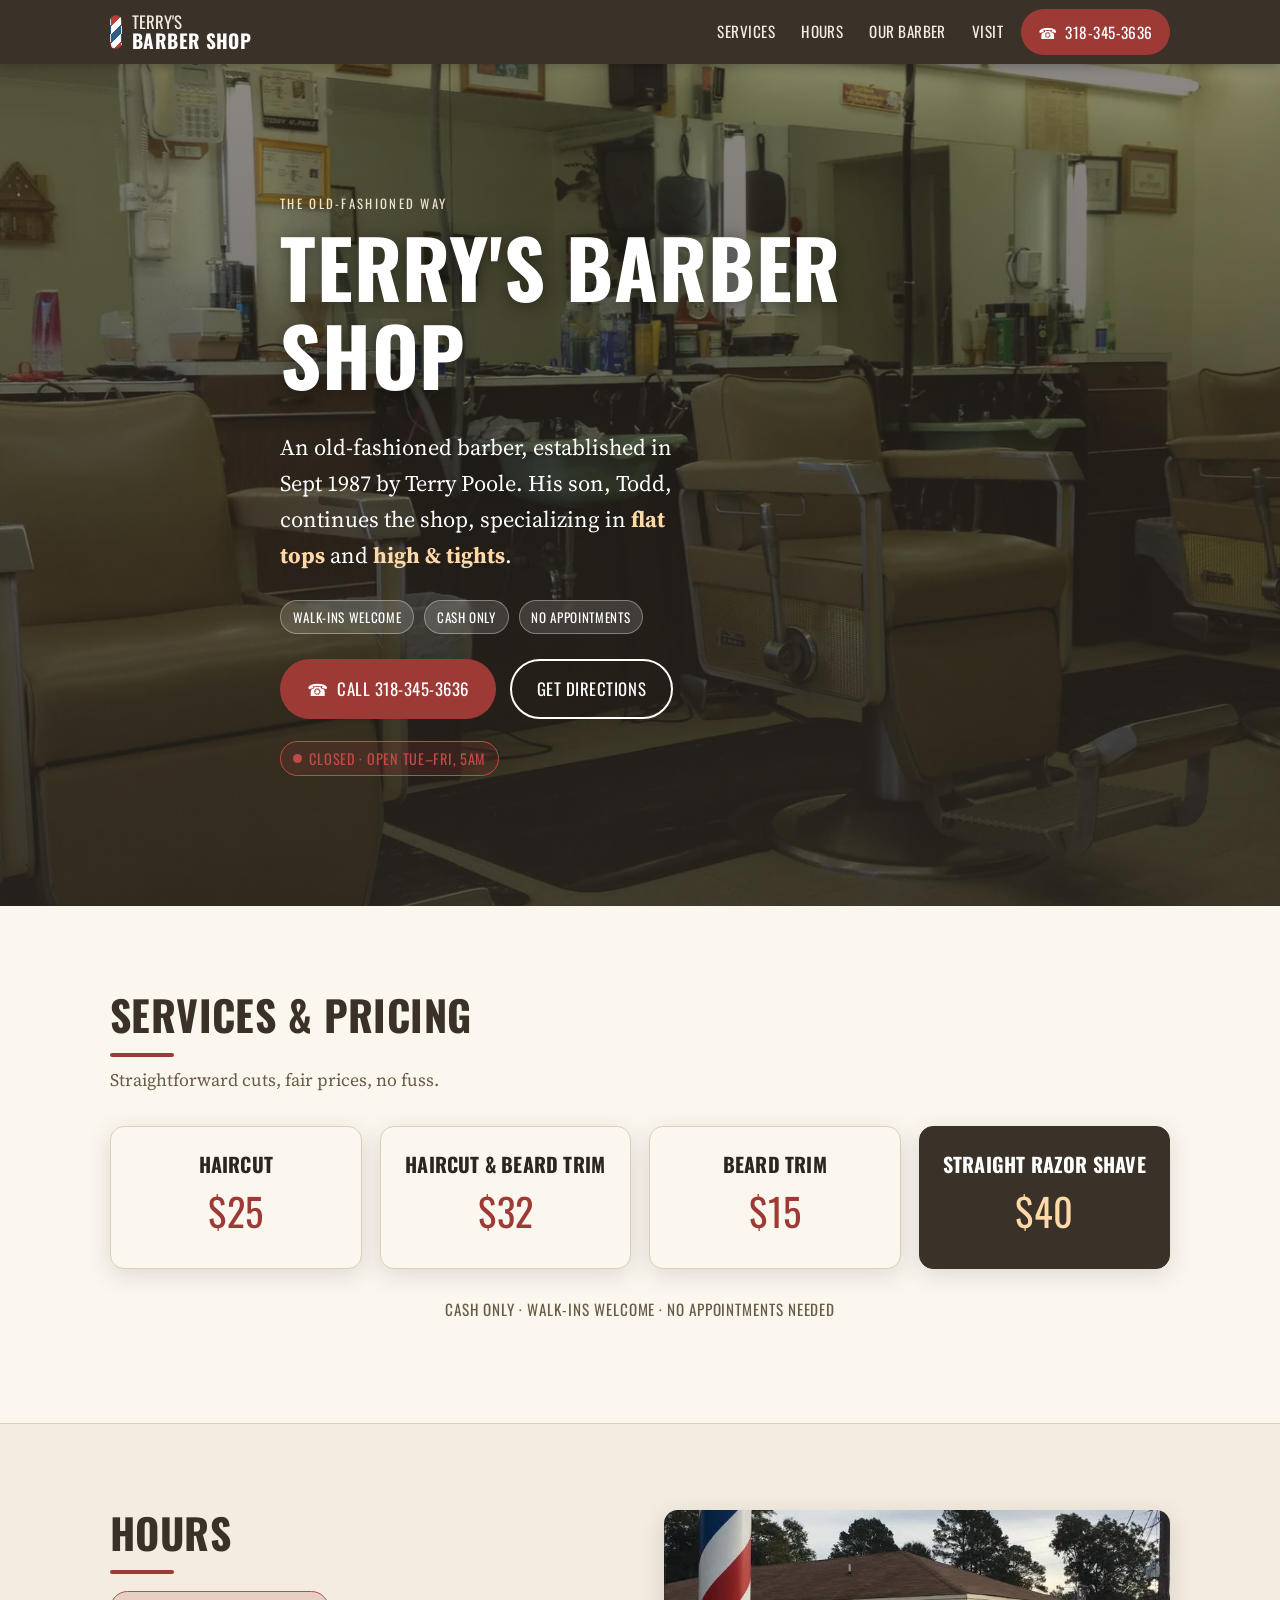
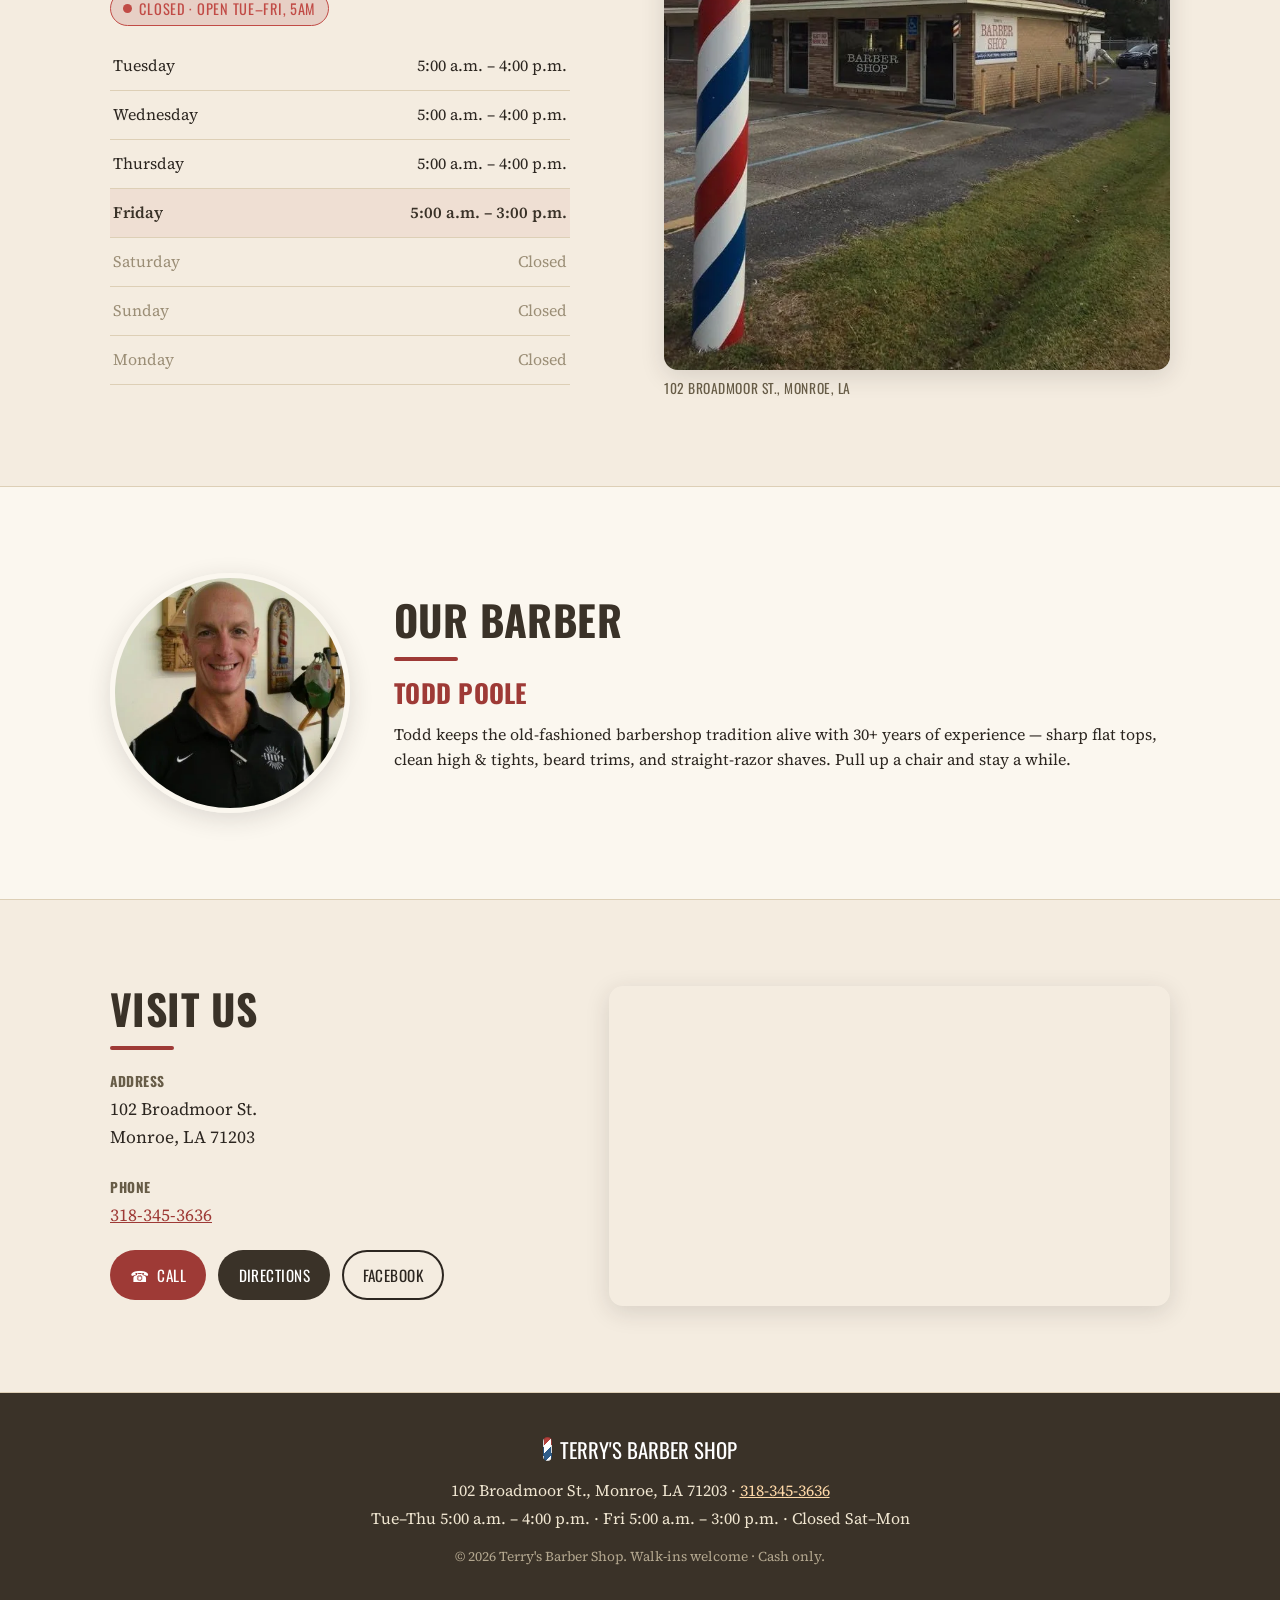
<file: index.html>
<!DOCTYPE html>
<html lang="en">
<head>
  <meta charset="utf-8">
  <meta name="viewport" content="width=device-width, initial-scale=1">
  <title>Terry's Barber Shop | Old-Fashioned Barber in Monroe, LA</title>
  <meta name="description" content="Terry's Barber Shop in Monroe, LA — an old-fashioned barber shop specializing in flat tops and high and tights. Walk-ins welcome, cash only. Tue–Thu 5am–4pm, Fri 5am–3pm. Call 318-345-3636.">
  <meta name="theme-color" content="#3a3228">
  <link rel="canonical" href="https://www.terrys-barbershop.com/">

  <!-- Open Graph / social sharing -->
  <meta property="og:type" content="business.business">
  <meta property="og:title" content="Terry's Barber Shop — Monroe, LA">
  <meta property="og:description" content="An old-fashioned barber shop specializing in flat tops and high & tights. Walk-ins welcome, cash only.">
  <meta property="og:image" content="https://www.terrys-barbershop.com/assets/img/exterior.jpg">
  <meta property="og:url" content="https://www.terrys-barbershop.com/">
  <meta name="twitter:card" content="summary_large_image">

  <link rel="icon" href="/favicon.ico" sizes="32x32">
  <link rel="icon" href="assets/favicon.svg" type="image/svg+xml">
  <link rel="icon" href="assets/favicon-32.png" type="image/png" sizes="32x32">
  <link rel="apple-touch-icon" href="assets/apple-touch-icon.png">
  <link rel="preconnect" href="https://fonts.googleapis.com">
  <link rel="preconnect" href="https://fonts.gstatic.com" crossorigin>
  <link rel="stylesheet" href="https://fonts.googleapis.com/css2?family=Oswald:wght@500;600;700&family=Source+Serif+4:opsz,wght@8..60,400;8..60,600&display=swap">
  <link rel="stylesheet" href="assets/css/styles.css">

  <!-- Local business structured data for Google -->
  <script type="application/ld+json">
  {
    "@context": "https://schema.org",
    "@type": "HairSalon",
    "name": "Terry's Barber Shop",
    "image": "https://www.terrys-barbershop.com/assets/img/exterior.jpg",
    "description": "An old-fashioned barber shop specializing in flat tops and high and tights. Walk-ins welcome, cash only.",
    "telephone": "+1-318-345-3636",
    "url": "https://www.terrys-barbershop.com/",
    "sameAs": ["https://www.facebook.com/share/1BQECfrvqx/?mibextid=wwXIfr"],
    "paymentAccepted": "Cash",
    "currenciesAccepted": "USD",
    "address": {
      "@type": "PostalAddress",
      "streetAddress": "102 Broadmoor St.",
      "addressLocality": "Monroe",
      "addressRegion": "LA",
      "postalCode": "71203",
      "addressCountry": "US"
    },
    "openingHoursSpecification": [
      {
        "@type": "OpeningHoursSpecification",
        "dayOfWeek": ["Tuesday", "Wednesday", "Thursday"],
        "opens": "05:00",
        "closes": "16:00"
      },
      {
        "@type": "OpeningHoursSpecification",
        "dayOfWeek": "Friday",
        "opens": "05:00",
        "closes": "15:00"
      }
    ],
    "priceRange": "$$"
  }
  </script>
</head>
<body>
  <a class="skip-link" href="#main">Skip to content</a>

  <header class="site-header" id="top">
    <div class="wrap header-inner">
      <a class="brand" href="#top" aria-label="Terry's Barber Shop home">
        <span class="brand-pole" aria-hidden="true"></span>
        <span class="brand-text">Terry's<strong>Barber Shop</strong></span>
      </a>

      <nav class="nav" aria-label="Primary">
        <button class="nav-toggle" aria-expanded="false" aria-controls="nav-menu">
          <span class="nav-toggle-bar" aria-hidden="true"></span>
          <span class="sr-only">Menu</span>
        </button>
        <ul class="nav-menu" id="nav-menu">
          <li><a href="#services">Services</a></li>
          <li><a href="#hours">Hours</a></li>
          <li><a href="#barber">Our Barber</a></li>
          <li><a href="#visit">Visit</a></li>
        </ul>
      </nav>

      <a class="btn btn-call header-call" href="tel:+13183453636">
        <span aria-hidden="true">&#9742;</span> 318-345-3636
      </a>
    </div>
  </header>

  <main id="main">
    <!-- Hero -->
    <section class="hero" aria-labelledby="hero-title">
      <picture class="hero-bg">
        <source srcset="assets/img/interior.webp" type="image/webp">
        <img src="assets/img/interior.jpg" alt="Inside Terry's Barber Shop, with classic vintage barber chairs" loading="eager" fetchpriority="high">
      </picture>
      <div class="hero-overlay"></div>
      <div class="wrap hero-content">
        <p class="eyebrow">The old-fashioned way</p>
        <h1 id="hero-title">Terry's Barber Shop</h1>
        <p class="lead">An old-fashioned barber, established in Sept&nbsp;1987 by Terry Poole. His son, Todd, continues the shop, specializing in <strong>flat tops</strong> and <strong>high &amp; tights</strong>.</p>
        <p class="badges">
          <span class="badge">Walk-ins welcome</span>
          <span class="badge">Cash only</span>
          <span class="badge">No appointments</span>
        </p>
        <div class="hero-actions">
          <a class="btn btn-call btn-lg" href="tel:+13183453636"><span aria-hidden="true">&#9742;</span> Call 318-345-3636</a>
          <a class="btn btn-ghost btn-lg" href="#visit">Get directions</a>
        </div>
        <p class="hero-status" data-open-status hidden></p>
      </div>
    </section>

    <!-- Services & pricing -->
    <section class="section" id="services" aria-labelledby="services-title">
      <div class="wrap">
        <h2 class="section-title" id="services-title">Services &amp; Pricing</h2>
        <p class="section-sub">Straightforward cuts, fair prices, no fuss.</p>
        <ul class="price-grid">
          <li class="price-card">
            <h3>Haircut</h3>
            <p class="price">$25</p>
          </li>
          <li class="price-card">
            <h3>Haircut &amp; Beard Trim</h3>
            <p class="price">$32</p>
          </li>
          <li class="price-card">
            <h3>Beard Trim</h3>
            <p class="price">$15</p>
          </li>
          <li class="price-card price-card--feature">
            <h3>Straight Razor Shave</h3>
            <p class="price">$40</p>
          </li>
        </ul>
        <p class="note">Cash only &middot; Walk-ins welcome &middot; No appointments needed</p>
      </div>
    </section>

    <!-- Hours -->
    <section class="section section--alt" id="hours" aria-labelledby="hours-title">
      <div class="wrap hours-layout">
        <div>
          <h2 class="section-title" id="hours-title">Hours</h2>
          <p class="hours-now" data-open-status hidden></p>
          <table class="hours-table">
            <tbody>
              <tr data-day="2"><th scope="row">Tuesday</th><td>5:00 a.m. – 4:00 p.m.</td></tr>
              <tr data-day="3"><th scope="row">Wednesday</th><td>5:00 a.m. – 4:00 p.m.</td></tr>
              <tr data-day="4"><th scope="row">Thursday</th><td>5:00 a.m. – 4:00 p.m.</td></tr>
              <tr data-day="5"><th scope="row">Friday</th><td>5:00 a.m. – 3:00 p.m.</td></tr>
              <tr class="closed" data-day="6"><th scope="row">Saturday</th><td>Closed</td></tr>
              <tr class="closed" data-day="0"><th scope="row">Sunday</th><td>Closed</td></tr>
              <tr class="closed" data-day="1"><th scope="row">Monday</th><td>Closed</td></tr>
            </tbody>
          </table>
        </div>
        <figure class="hours-photo">
          <picture>
            <source srcset="assets/img/exterior.webp" type="image/webp">
            <img src="assets/img/exterior.jpg" alt="The storefront of Terry's Barber Shop with its large red, white, and blue barber pole out front" loading="lazy" width="720" height="692">
          </picture>
          <figcaption>102 Broadmoor St., Monroe, LA</figcaption>
        </figure>
      </div>
    </section>

    <!-- Barber -->
    <section class="section" id="barber" aria-labelledby="barber-title">
      <div class="wrap barber-layout">
        <picture class="barber-photo">
          <source srcset="assets/img/todd.webp" type="image/webp">
          <img src="assets/img/todd.jpg" alt="Todd Poole, barber at Terry's Barber Shop" loading="lazy" width="600" height="600">
        </picture>
        <div>
          <h2 class="section-title" id="barber-title">Our Barber</h2>
          <h3 class="barber-name">Todd Poole</h3>
          <p>Todd keeps the old-fashioned barbershop tradition alive with 30+ years of experience — sharp flat tops, clean high &amp; tights, beard trims, and straight-razor shaves. Pull up a chair and stay a while.</p>
        </div>
      </div>
    </section>

    <!-- Visit / location -->
    <section class="section section--alt" id="visit" aria-labelledby="visit-title">
      <div class="wrap visit-layout">
        <div class="visit-info">
          <h2 class="section-title" id="visit-title">Visit Us</h2>
          <p class="visit-line">
            <strong>Address</strong><br>
            102 Broadmoor St.<br>
            Monroe, LA 71203
          </p>
          <p class="visit-line">
            <strong>Phone</strong><br>
            <a href="tel:+13183453636">318-345-3636</a>
          </p>
          <div class="visit-actions">
            <a class="btn btn-call" href="tel:+13183453636"><span aria-hidden="true">&#9742;</span> Call</a>
            <a class="btn btn-primary" href="https://www.google.com/maps/dir/?api=1&destination=102+Broadmoor+St,+Monroe,+LA+71203" target="_blank" rel="noopener">Directions</a>
            <a class="btn btn-ghost" href="https://www.facebook.com/share/1BQECfrvqx/?mibextid=wwXIfr" target="_blank" rel="noopener">Facebook</a>
          </div>
        </div>
        <div class="visit-map">
          <iframe
            title="Map to Terry's Barber Shop, 102 Broadmoor St, Monroe, LA"
            src="https://www.google.com/maps?q=102+Broadmoor+St,+Monroe,+LA+71203&output=embed"
            loading="lazy" referrerpolicy="no-referrer-when-downgrade"></iframe>
        </div>
      </div>
    </section>
  </main>

  <footer class="site-footer">
    <div class="wrap footer-inner">
      <p class="footer-brand"><span class="brand-pole brand-pole--sm" aria-hidden="true"></span> Terry's Barber Shop</p>
      <p class="footer-meta">102 Broadmoor St., Monroe, LA 71203 &middot; <a href="tel:+13183453636">318-345-3636</a></p>
      <p class="footer-meta">Tue–Thu 5:00 a.m. – 4:00 p.m. &middot; Fri 5:00 a.m. – 3:00 p.m. &middot; Closed Sat–Mon</p>
      <p class="footer-copy">&copy; <span data-year>2026</span> Terry's Barber Shop. Walk-ins welcome &middot; Cash only.</p>
    </div>
  </footer>

  <script src="assets/js/main.js" defer></script>
</body>
</html>
</file>
<file: assets/css/styles.css>
/* Terry's Barber Shop — modern responsive stylesheet
   Palette drawn from the shop's own photos: warm cream, vintage brown,
   barber-pole red. Mobile-first. */

:root {
  --cream: #f4ece0;
  --cream-2: #efe5d0;
  --paper: #fbf7ef;
  --brown: #675c47;
  --brown-dark: #3a3228;
  --ink: #2c2620;
  --red: #9e3a36;
  --red-bright: #b5413c;
  --blue: #2f5d8a;
  --line: #ddcfb6;
  --shadow: 0 6px 24px rgba(44, 38, 32, .14);
  --radius: 14px;
  --wrap: 1100px;
  --font-head: "Oswald", "Arial Narrow", system-ui, sans-serif;
  --font-body: "Source Serif 4", Georgia, "Times New Roman", serif;
}

* { box-sizing: border-box; }

html { scroll-behavior: smooth; scroll-padding-top: 76px; }

body {
  margin: 0;
  font-family: var(--font-body);
  color: var(--ink);
  background: var(--paper);
  line-height: 1.6;
  -webkit-font-smoothing: antialiased;
}

img { max-width: 100%; display: block; }

a { color: var(--red); }

h1, h2, h3 {
  font-family: var(--font-head);
  line-height: 1.1;
  text-transform: uppercase;
  letter-spacing: .01em;
  margin: 0 0 .4em;
}

.wrap { width: 100%; max-width: var(--wrap); margin: 0 auto; padding: 0 20px; }

.sr-only {
  position: absolute; width: 1px; height: 1px; padding: 0; margin: -1px;
  overflow: hidden; clip: rect(0 0 0 0); white-space: nowrap; border: 0;
}

.skip-link {
  position: absolute; left: 12px; top: -48px; z-index: 200;
  background: var(--brown-dark); color: #fff; padding: 10px 16px;
  border-radius: 0 0 8px 8px; transition: top .2s;
}
.skip-link:focus { top: 0; }

/* ---------- Barber-pole motif ---------- */
.brand-pole {
  display: inline-block; width: 12px; height: 34px; border-radius: 7px;
  vertical-align: middle; border: 1px solid rgba(0,0,0,.15);
  background-image: repeating-linear-gradient(
    -45deg, var(--red-bright) 0 6px, #fff 6px 12px, var(--blue) 12px 18px, #fff 18px 24px);
  background-size: 100% 34px;
}
.brand-pole--sm { width: 9px; height: 24px; }

/* ---------- Buttons ---------- */
.btn {
  display: inline-flex; align-items: center; gap: .5em;
  font-family: var(--font-head); text-transform: uppercase; letter-spacing: .03em;
  font-size: .95rem; text-decoration: none; cursor: pointer;
  padding: .7em 1.2em; border-radius: 999px; border: 2px solid transparent;
  transition: transform .12s ease, background .2s, color .2s, box-shadow .2s;
  white-space: nowrap;
}
.btn:active { transform: translateY(1px); }
.btn-lg { font-size: 1.05rem; padding: .85em 1.5em; }

.btn-call { background: var(--red); color: #fff; }
.btn-call:hover { background: var(--red-bright); }
.btn-primary { background: var(--brown-dark); color: #fff; }
.btn-primary:hover { background: #50473a; }
.btn-ghost { background: transparent; color: inherit; border-color: currentColor; }
.btn-ghost:hover { background: rgba(0,0,0,.06); }

/* ---------- Header ---------- */
.site-header {
  position: sticky; top: 0; z-index: 100;
  background: var(--brown-dark); color: var(--cream);
  box-shadow: 0 2px 10px rgba(0,0,0,.25);
}
.header-inner { display: flex; align-items: center; gap: 16px; min-height: 64px; }

.brand { display: inline-flex; align-items: center; gap: 10px; text-decoration: none; color: var(--cream); }
.brand-text {
  font-family: var(--font-head); text-transform: uppercase; line-height: 1; font-size: 1.05rem;
  display: flex; flex-direction: column;
}
.brand-text strong { font-weight: 700; font-size: 1.2rem; color: #fff; letter-spacing: .02em; }

.nav { margin-left: auto; }
.nav-menu {
  list-style: none; display: flex; gap: 22px; margin: 0; padding: 0;
}
.nav-menu a {
  color: var(--cream); text-decoration: none; font-family: var(--font-head);
  text-transform: uppercase; font-size: .95rem; letter-spacing: .03em;
  padding: 6px 2px; border-bottom: 2px solid transparent;
}
.nav-menu a:hover { border-bottom-color: var(--red-bright); color: #fff; }

.header-call { background: var(--red); color: #fff; padding: .55em 1em; }
.header-call:hover { background: var(--red-bright); }

.nav-toggle { display: none; }

/* ---------- Hero ---------- */
.hero { position: relative; color: #fff; isolation: isolate; }
.hero-bg { position: absolute; inset: 0; z-index: -2; }
.hero-bg img { width: 100%; height: 100%; object-fit: cover; }
.hero-overlay {
  position: absolute; inset: 0; z-index: -1;
  background: linear-gradient(180deg, rgba(44,38,32,.55) 0%, rgba(44,38,32,.78) 100%);
}
.hero-content { padding: clamp(56px, 12vw, 130px) 20px; max-width: 760px; }
.eyebrow {
  font-family: var(--font-head); text-transform: uppercase; letter-spacing: .18em;
  font-size: .8rem; color: var(--cream-2); margin: 0 0 .6em;
}
.hero h1 { font-size: clamp(2.6rem, 9vw, 5rem); color: #fff; text-shadow: 0 2px 18px rgba(0,0,0,.4); }
.lead { font-size: clamp(1.1rem, 2.5vw, 1.4rem); margin: 0 0 1.2em; max-width: 36ch; }
.lead strong { color: #ffd9a8; }

.badges { display: flex; flex-wrap: wrap; gap: 10px; margin: 0 0 1.6em; padding: 0; }
.badge {
  font-family: var(--font-head); text-transform: uppercase; letter-spacing: .05em;
  font-size: .82rem; background: rgba(255,255,255,.14); border: 1px solid rgba(255,255,255,.35);
  padding: .4em .9em; border-radius: 999px; backdrop-filter: blur(2px);
}
.hero-actions { display: flex; flex-wrap: wrap; gap: 14px; }
.hero-status { margin: 1.4em 0 0; font-family: var(--font-head); letter-spacing: .04em; }

/* open/closed pill (shared) */
.status-pill {
  display: inline-flex; align-items: center; gap: .5em;
  text-transform: uppercase; font-size: .9rem; letter-spacing: .05em;
  padding: .35em .85em; border-radius: 999px; font-family: var(--font-head);
}
.status-pill::before { content: ""; width: 9px; height: 9px; border-radius: 50%; background: currentColor; }
.status-open { background: rgba(60,140,70,.18); color: #2f8f43; border: 1px solid #2f8f43; }
.status-closed { background: rgba(160,60,55,.16); color: #c14b46; border: 1px solid #c14b46; }

/* ---------- Sections ---------- */
.section { padding: clamp(48px, 8vw, 86px) 0; }
.section--alt { background: var(--cream); border-top: 1px solid var(--line); border-bottom: 1px solid var(--line); }
.section-title { font-size: clamp(1.8rem, 4vw, 2.6rem); color: var(--brown-dark); }
.section-title::after {
  content: ""; display: block; width: 64px; height: 4px; margin-top: .35em;
  background: var(--red); border-radius: 2px;
}
.section-sub { margin-top: -.4em; color: var(--brown); font-size: 1.1rem; }

/* ---------- Pricing ---------- */
.price-grid {
  list-style: none; margin: 2rem 0 0; padding: 0;
  display: grid; gap: 18px; grid-template-columns: repeat(auto-fit, minmax(220px, 1fr));
}
.price-card {
  background: var(--paper); border: 1px solid var(--line); border-radius: var(--radius);
  padding: 26px 22px; text-align: center; box-shadow: var(--shadow);
  display: flex; flex-direction: column; gap: .3em;
}
.price-card h3 { font-size: 1.25rem; color: var(--ink); margin: 0; }
.price-card .price { font-family: var(--font-head); font-size: 2.4rem; color: var(--red); margin: 0; }
.price-card--feature { background: var(--brown-dark); border-color: var(--brown-dark); }
.price-card--feature h3 { color: #fff; }
.price-card--feature .price { color: #ffd9a8; }
.note {
  margin-top: 1.8rem; text-align: center; font-family: var(--font-head);
  text-transform: uppercase; letter-spacing: .06em; color: var(--brown); font-size: .95rem;
}

/* ---------- Hours ---------- */
.hours-layout { display: grid; gap: 36px; grid-template-columns: 1fr; align-items: start; }
.hours-table { width: 100%; border-collapse: collapse; margin-top: 1rem; max-width: 460px; }
.hours-table th, .hours-table td {
  text-align: left; padding: .7em .2em; border-bottom: 1px solid var(--line); font-weight: 400;
}
.hours-table td { text-align: right; font-variant-numeric: tabular-nums; }
.hours-table .closed { color: #9b8e76; }
.hours-table tr.is-today th, .hours-table tr.is-today td { font-weight: 600; color: var(--brown-dark); }
.hours-table tr.is-today { background: rgba(181,65,60,.08); }
.hours-now { margin: .4em 0 0; }

.hours-photo { margin: 0; }
.hours-photo img {
  border-radius: var(--radius); box-shadow: var(--shadow);
  width: 100%; height: auto; max-height: 460px;
  object-fit: cover; object-position: center 60%;
}
.hours-photo figcaption {
  margin-top: .6em; font-family: var(--font-head); text-transform: uppercase;
  letter-spacing: .04em; font-size: .85rem; color: var(--brown);
}

/* ---------- Barber ---------- */
.barber-layout { display: grid; gap: 32px; grid-template-columns: 1fr; align-items: center; }
.barber-photo img {
  width: 220px; height: 220px; object-fit: cover; border-radius: 50%;
  border: 5px solid var(--paper); box-shadow: var(--shadow);
}
.barber-name { font-size: 1.6rem; color: var(--red); }

/* ---------- Visit ---------- */
.visit-layout { display: grid; gap: 32px; grid-template-columns: 1fr; align-items: stretch; }
.visit-line { margin: 0 0 1.2em; font-size: 1.1rem; }
.visit-line strong {
  font-family: var(--font-head); text-transform: uppercase; letter-spacing: .04em;
  font-size: .85rem; color: var(--brown); display: inline-block; margin-bottom: .2em;
}
.visit-actions { display: flex; flex-wrap: wrap; gap: 12px; margin-top: .5em; }
.visit-map { min-height: 320px; border-radius: var(--radius); overflow: hidden; box-shadow: var(--shadow); }
.visit-map iframe { width: 100%; height: 100%; min-height: 320px; border: 0; display: block; }

/* ---------- Footer ---------- */
.site-footer { background: var(--brown-dark); color: var(--cream); padding: 40px 0; text-align: center; }
.footer-brand {
  font-family: var(--font-head); text-transform: uppercase; font-size: 1.3rem;
  color: #fff; margin: 0 0 .4em; display: inline-flex; align-items: center; gap: 8px;
}
.footer-meta { margin: .2em 0; color: var(--cream-2); }
.footer-meta a { color: #ffd9a8; }
.footer-copy { margin-top: 1em; font-size: .85rem; color: #b3a78f; }

/* ---------- Responsive: tablet/desktop ---------- */
@media (min-width: 760px) {
  .hours-layout { grid-template-columns: 1fr 1fr; gap: 48px; }
  .barber-layout { grid-template-columns: 240px 1fr; gap: 44px; }
  .barber-photo img { width: 240px; height: 240px; }
  .visit-layout { grid-template-columns: 1fr 1.2fr; }
}

/* ---------- Responsive: mobile nav ---------- */
@media (max-width: 720px) {
  .header-call { display: none; }
  .nav { margin-left: auto; }
  .nav-toggle {
    display: inline-flex; flex-direction: column; justify-content: center;
    width: 44px; height: 44px; background: transparent; border: 0; cursor: pointer; padding: 0;
  }
  .nav-toggle-bar, .nav-toggle-bar::before, .nav-toggle-bar::after {
    content: ""; display: block; width: 26px; height: 3px; background: var(--cream);
    border-radius: 2px; margin: 0 auto; transition: transform .25s, opacity .2s;
  }
  .nav-toggle-bar::before { transform: translateY(-8px); }
  .nav-toggle-bar::after { transform: translateY(5px); }
  .nav-toggle[aria-expanded="true"] .nav-toggle-bar { background: transparent; }
  .nav-toggle[aria-expanded="true"] .nav-toggle-bar::before { transform: rotate(45deg); }
  .nav-toggle[aria-expanded="true"] .nav-toggle-bar::after { transform: rotate(-45deg); }

  .nav-menu {
    position: absolute; top: 100%; left: 0; right: 0;
    flex-direction: column; gap: 0; background: var(--brown-dark);
    padding: 8px 20px 18px; box-shadow: 0 12px 20px rgba(0,0,0,.3);
    transform-origin: top; display: none;
  }
  .nav-menu.is-open { display: flex; }
  .nav-menu a { display: block; padding: 14px 0; border-bottom: 1px solid rgba(255,255,255,.1); font-size: 1.1rem; }
  .nav-menu li:last-child a { border-bottom: 0; }
}

/* ---------- Motion / accessibility ---------- */
@media (prefers-reduced-motion: reduce) {
  html { scroll-behavior: auto; }
  * { transition: none !important; }
}

:focus-visible { outline: 3px solid var(--red-bright); outline-offset: 2px; border-radius: 3px; }
</file>
